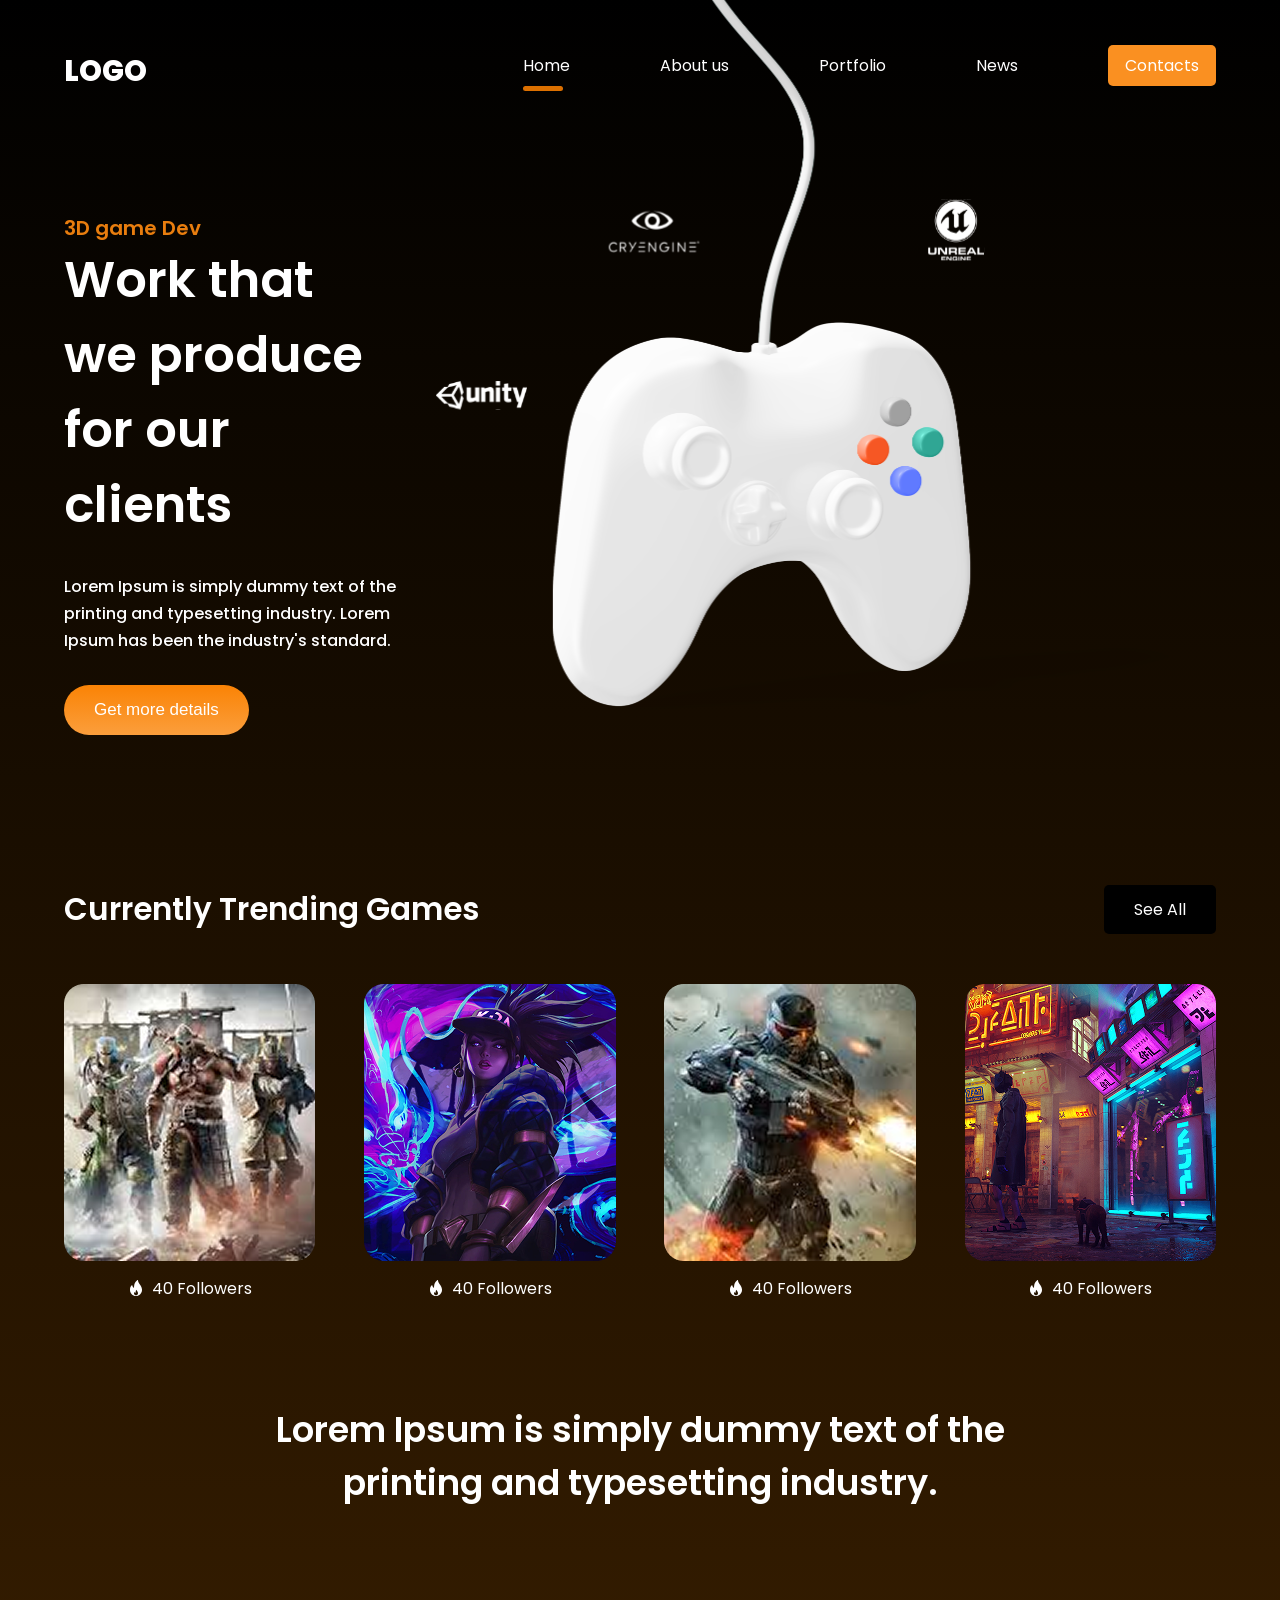
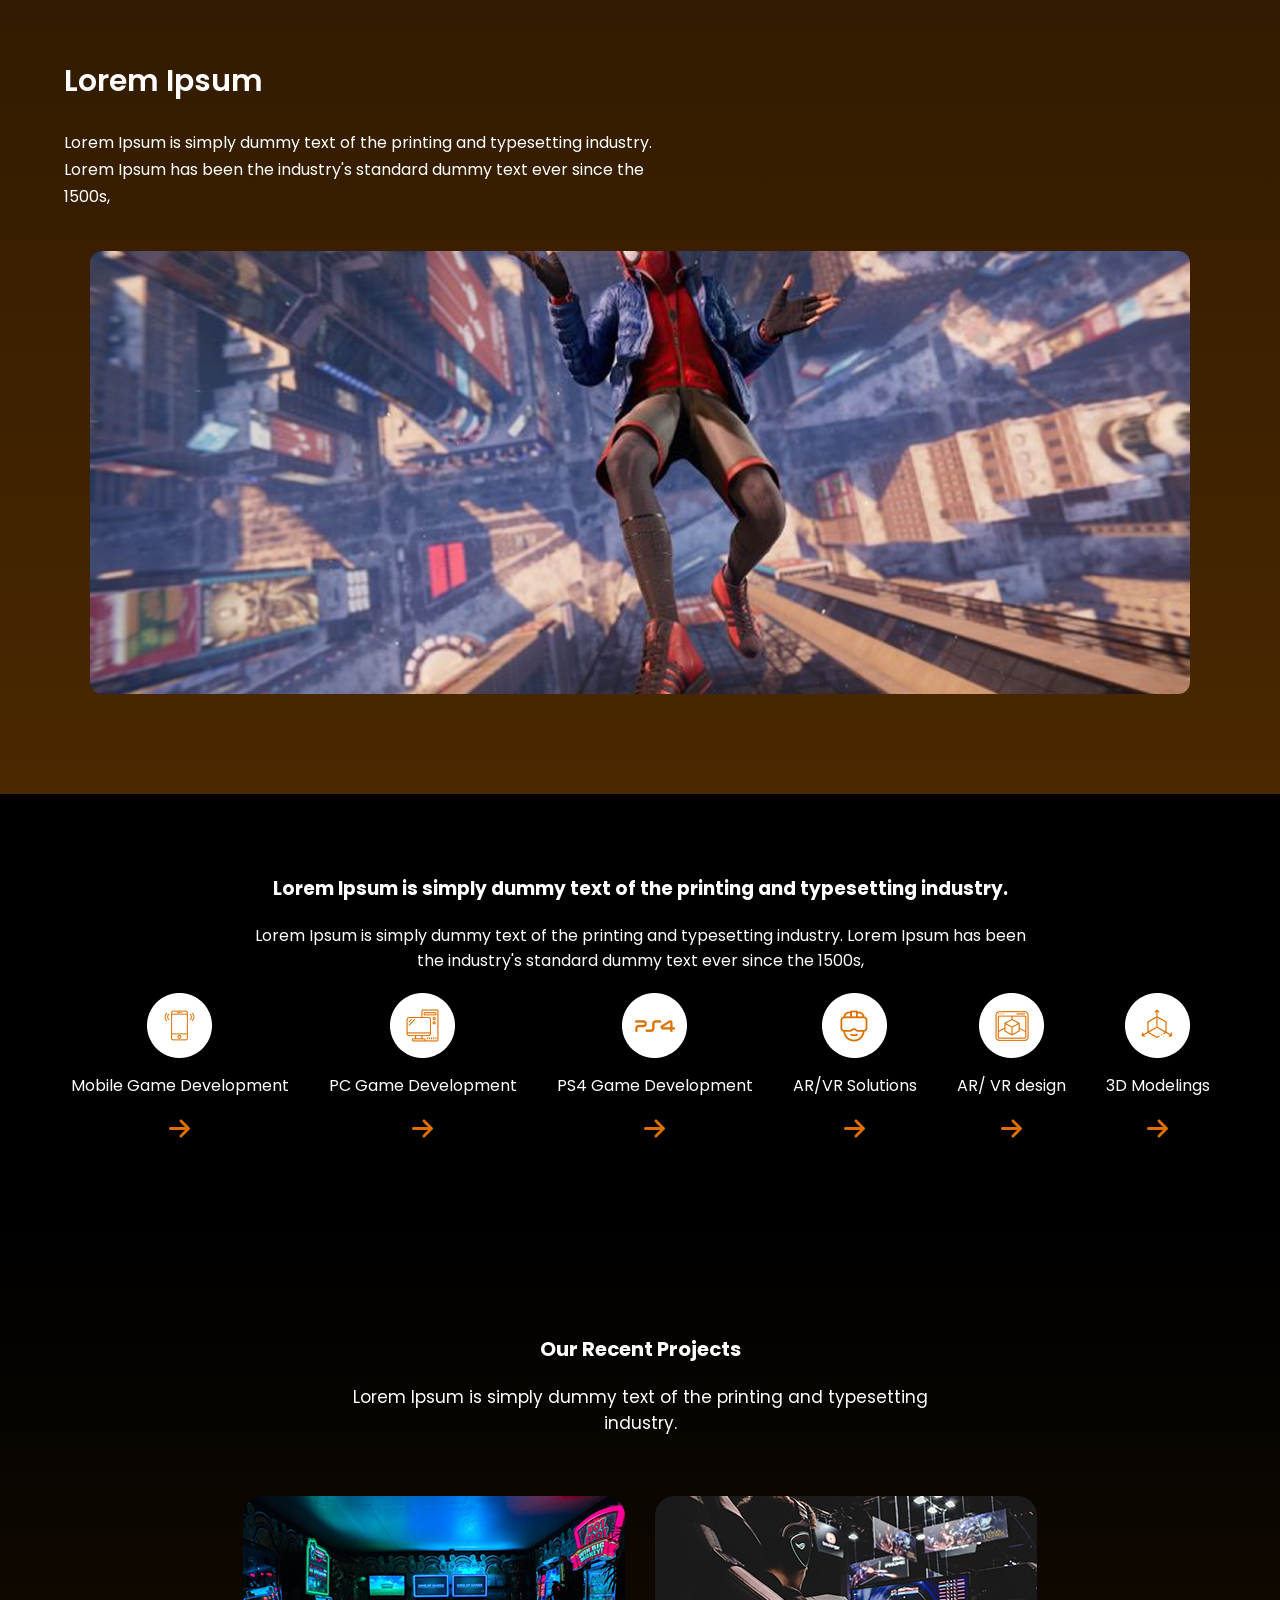
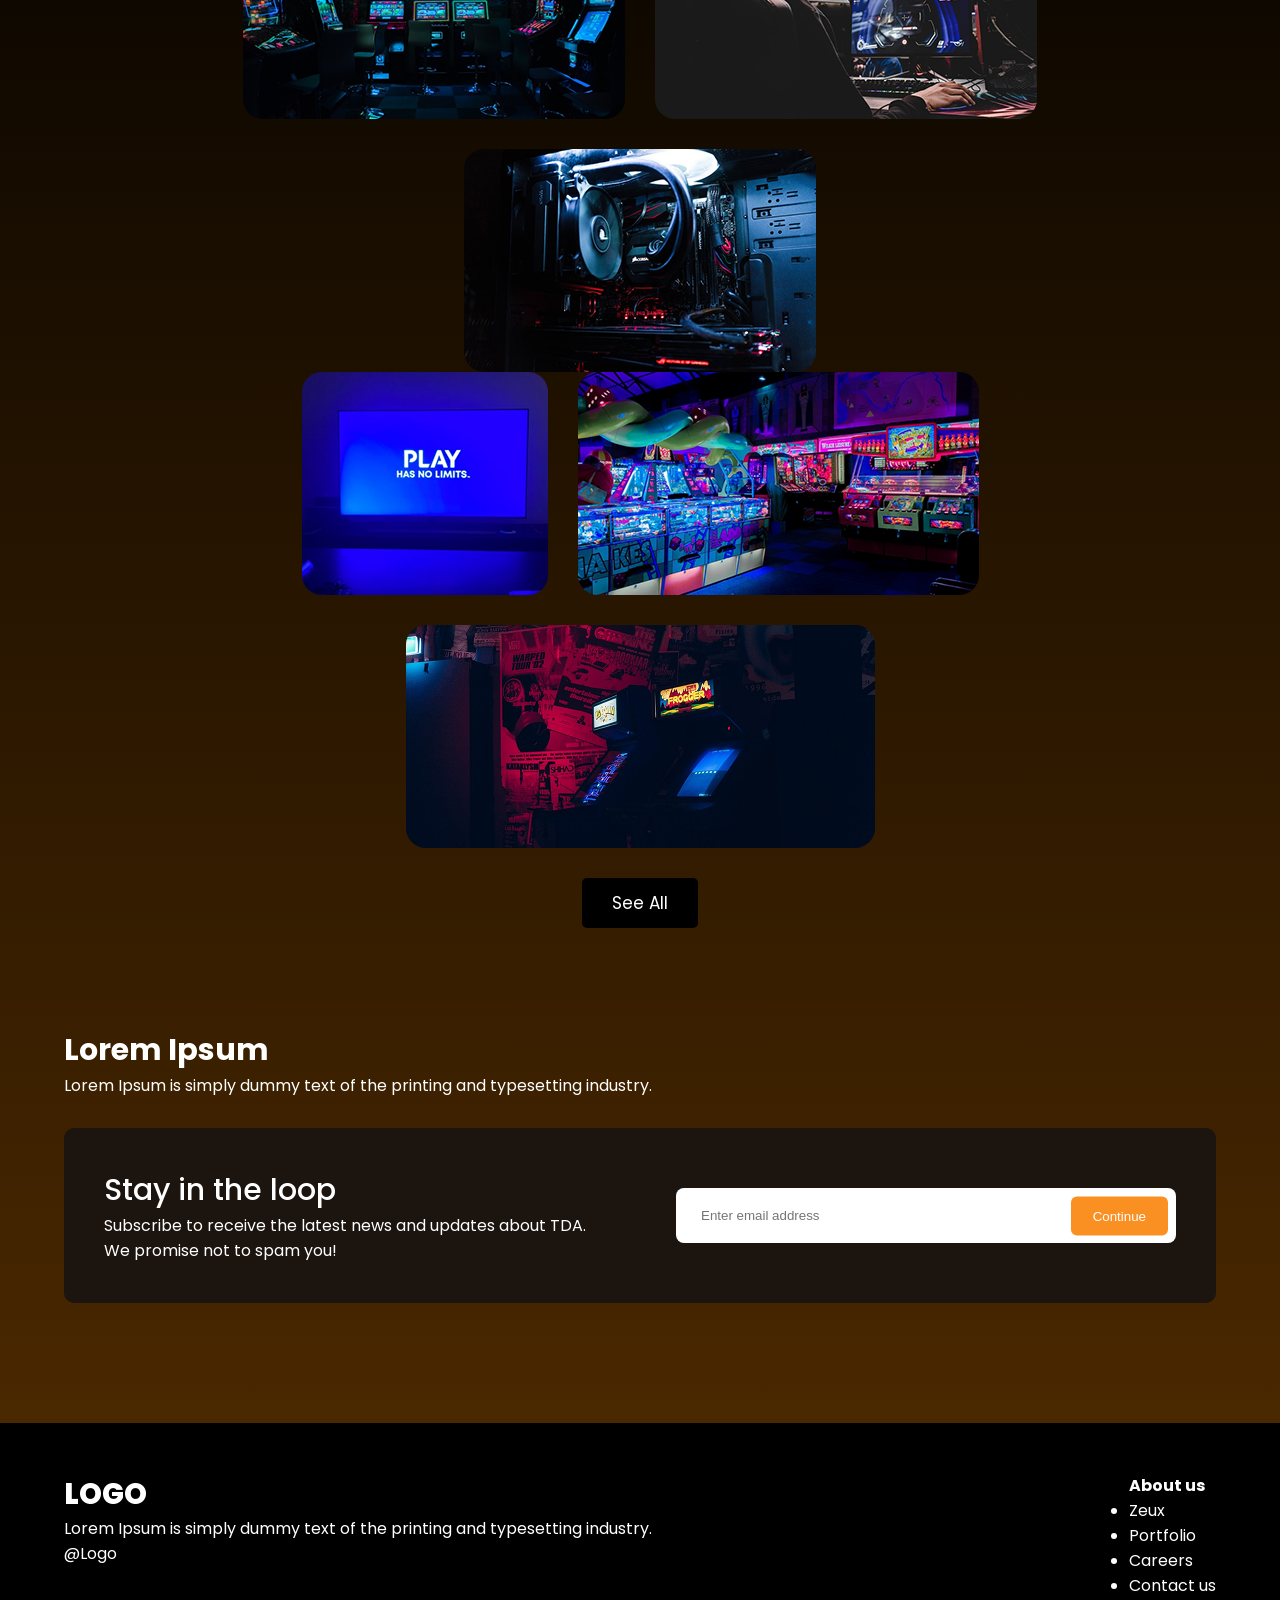
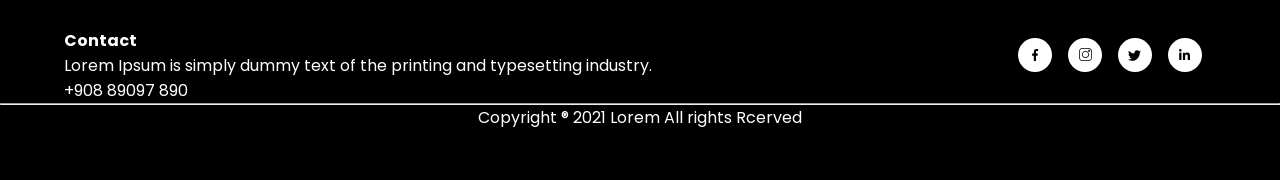
<file: index.html>
<!DOCTYPE html>
<html lang="en">

<head>
    <meta charset="UTF-8">
    <meta name="viewport" content="width=device-width, initial-scale=1.0">
    <title>Gaming Website</title>
    <link rel="stylesheet" href="css/main.css">
    <link rel="icon" type="image" href="img/favicon.png">
</head>

<body>
    <div class="wrapper">
        <header class="container">
            <span class="logo">Logo</span>
            <nav>
                <ul>
                    <li class="active"><a href="index.html">Home</a></li>
                    <li><a href="about.html">About us</a></li>
                    <li><a href="#">Portfolio</a></li>
                    <li><a href="#">News</a></li>
                    <li class="btn"><a href="contacts.html">Contacts</a></li>
                </ul>
            </nav>
        </header>

        <div class="hero container">
            <div class="hero--info">
                <h2>3D game Dev</h2>
                <h1>Work that we produce for our clients</h1>
                <p>Lorem Ipsum is simply dummy text of the printing and typesetting industry. Lorem Ipsum has been the
                    industry's standard.</p>
                <button class="btn">Get more details</button>
            </div>
            <img src="img/joystick.svg" alt="Joystick">
        </div>

        <div class="container trending">

            <div class="trending-top">
                <h3>Currently Trending Games</h3>
                <a href="#" class="see--all">See All</a>
            </div>

            <div class="games">
                <div class="block">
                    <img src="img/game1.png" alt="First Game">
                    <span class="followers">
                        <img src="img/fire.svg" alt="Fire Icon">
                        40 Followers
                    </span>
                </div>

                <div class="block">
                    <img src="img/game2.png" alt="Second Game">
                    <span class="followers">
                        <img src="img/fire.svg" alt="Fire Icon">
                        40 Followers
                    </span>
                </div>

                <div class="block">
                    <img src="img/game3.png" alt="Third Game">
                    <span class="followers">
                        <img src="img/fire.svg" alt="Fire Icon">
                        40 Followers
                    </span>
                </div>

                <div class="block">
                    <img src="img/game4.png" alt="Fourth Game">
                    <span class="followers">
                        <img src="img/fire.svg" alt="Fire Icon">
                        40 Followers
                    </span>
                </div>
            </div>

        </div>

        <div class="container big--text">Lorem Ipsum is simply dummy text of the printing and typesetting industry.
        </div>

        <div class="container banner">
            <h3>Lorem Ipsum</h3>
            <p>Lorem Ipsum is simply dummy text of the printing and typesetting industry. Lorem Ipsum has been the
                industry's standard dummy text ever since the 1500s,</p>
            <img src="img/banner.png" alt="Banner">
        </div>
    </div>

    <div class="features">
        <div class="container">
            <h3>Lorem Ipsum is simply dummy text of the printing and typesetting industry.</h3>
            <p>Lorem Ipsum is simply dummy text of the printing and typesetting industry. Lorem Ipsum has been the
                industry's standard dummy text ever since the 1500s,</p>
            <div class="info">
                <div class="block">
                    <img src="img/picture1.png" alt="Picture 1">
                    <p>Mobile Game Development</p>
                    <img src="img/arrow.svg" alt="Arrow">
                </div>
                <div class="block">
                    <img src="img/picture2.png" alt="Picture 2">
                    <p>PC Game Development</p>
                    <img src="img/arrow.svg" alt="Arrow">
                </div>
                <div class="block">
                    <img src="img/picture3.png" alt="Picture 3">
                    <p>PS4 Game Development</p>
                    <img src="img/arrow.svg" alt="Arrow">
                </div>
                <div class="block">
                    <img src="img/picture4.png" alt="Picture 4">
                    <p>AR/VR Solutions</p>
                    <img src="img/arrow.svg" alt="Arrow">
                </div>
                <div class="block">
                    <img src="img/picture5.png" alt="Picture 5">
                    <p>AR/ VR design</p>
                    <img src="img/arrow.svg" alt="Arrow">
                </div>
                <div class="block">
                    <img src="img/picture6.png" alt="Picture 6">
                    <p>3D Modelings</p>
                    <img src="img/arrow.svg" alt="Arrow">
                </div>
            </div>
        </div>
    </div>

    <div class="wrapper">
        <div class="container projects">
            <h3>Our Recent Projects</h3>
            <p>Lorem Ipsum is simply dummy text of the printing and typesetting industry. </p>
            <div class="images">
                <img src="img/project1.png" alt="Project 1">
                <img src="img/project2.png" alt="Project 2">
                <img src="img/project3.png" alt="Project 3">
            </div>
            <div class="images">
                <img src="img/project4.png" alt="Project 4">
                <img src="img/project5.png" alt="Project 5">
                <img src="img/project6.png" alt="Project 6">
            </div>
            <a href="" class="see--all">See All</a>
        </div>
        <div class="container email">
            <h3>Lorem Ipsum</h3>
            <p>Lorem Ipsum is simply dummy text of the printing and typesetting industry. </p>
            <div class="block">
                <div>
                    <h4>Stay in the loop</h4>
                    <p>Subscribe to receive the latest news and updates about TDA. We promise not to spam you! </p>
                </div>
                <form onsubmit="checkEmail(); return false;">
                    <input type="email" id="emailField" placeholder="Enter email address">
                    <button type="submit">Continue</button>
                </form>
            </div>
        </div>
    </div>

    <footer>
        <div class="blocks container">
            <div>
                <span class="logo">Logo</span>
                <p>Lorem Ipsum is simply dummy text of the printing and typesetting industry. </p>
                <p>@Logo</p>
            </div>
            <div>
                <h4>About us</h4>
                <ul>
                    <li>Zeux</li>
                    <li>Portfolio</li>
                    <li>Careers</li>
                    <li>Contact us</li>
                </ul>
            </div>
            <div>
                <h4>Contact</h4>
                <p>Lorem Ipsum is simply dummy text of the printing and typesetting industry. </p>
                <p>+908 89097 890</p>
            </div>
            <div>
                <img src="img/icons.svg" alt="Icons">
            </div>
        </div>
        <hr>
        <p>Copyright ® 2021 Lorem All rights Rcerved</p>
    </footer>

    <script>
        function checkEmail() {
            let email = document.querySelector('#emailField').value;
            if (!email.includes('@')) alert('Your email needs @');
            else if (!email.includes('.')) alert('Your email needs .')
            else alert('All good!');
        }
    </script>
</body>

</html>
</file>
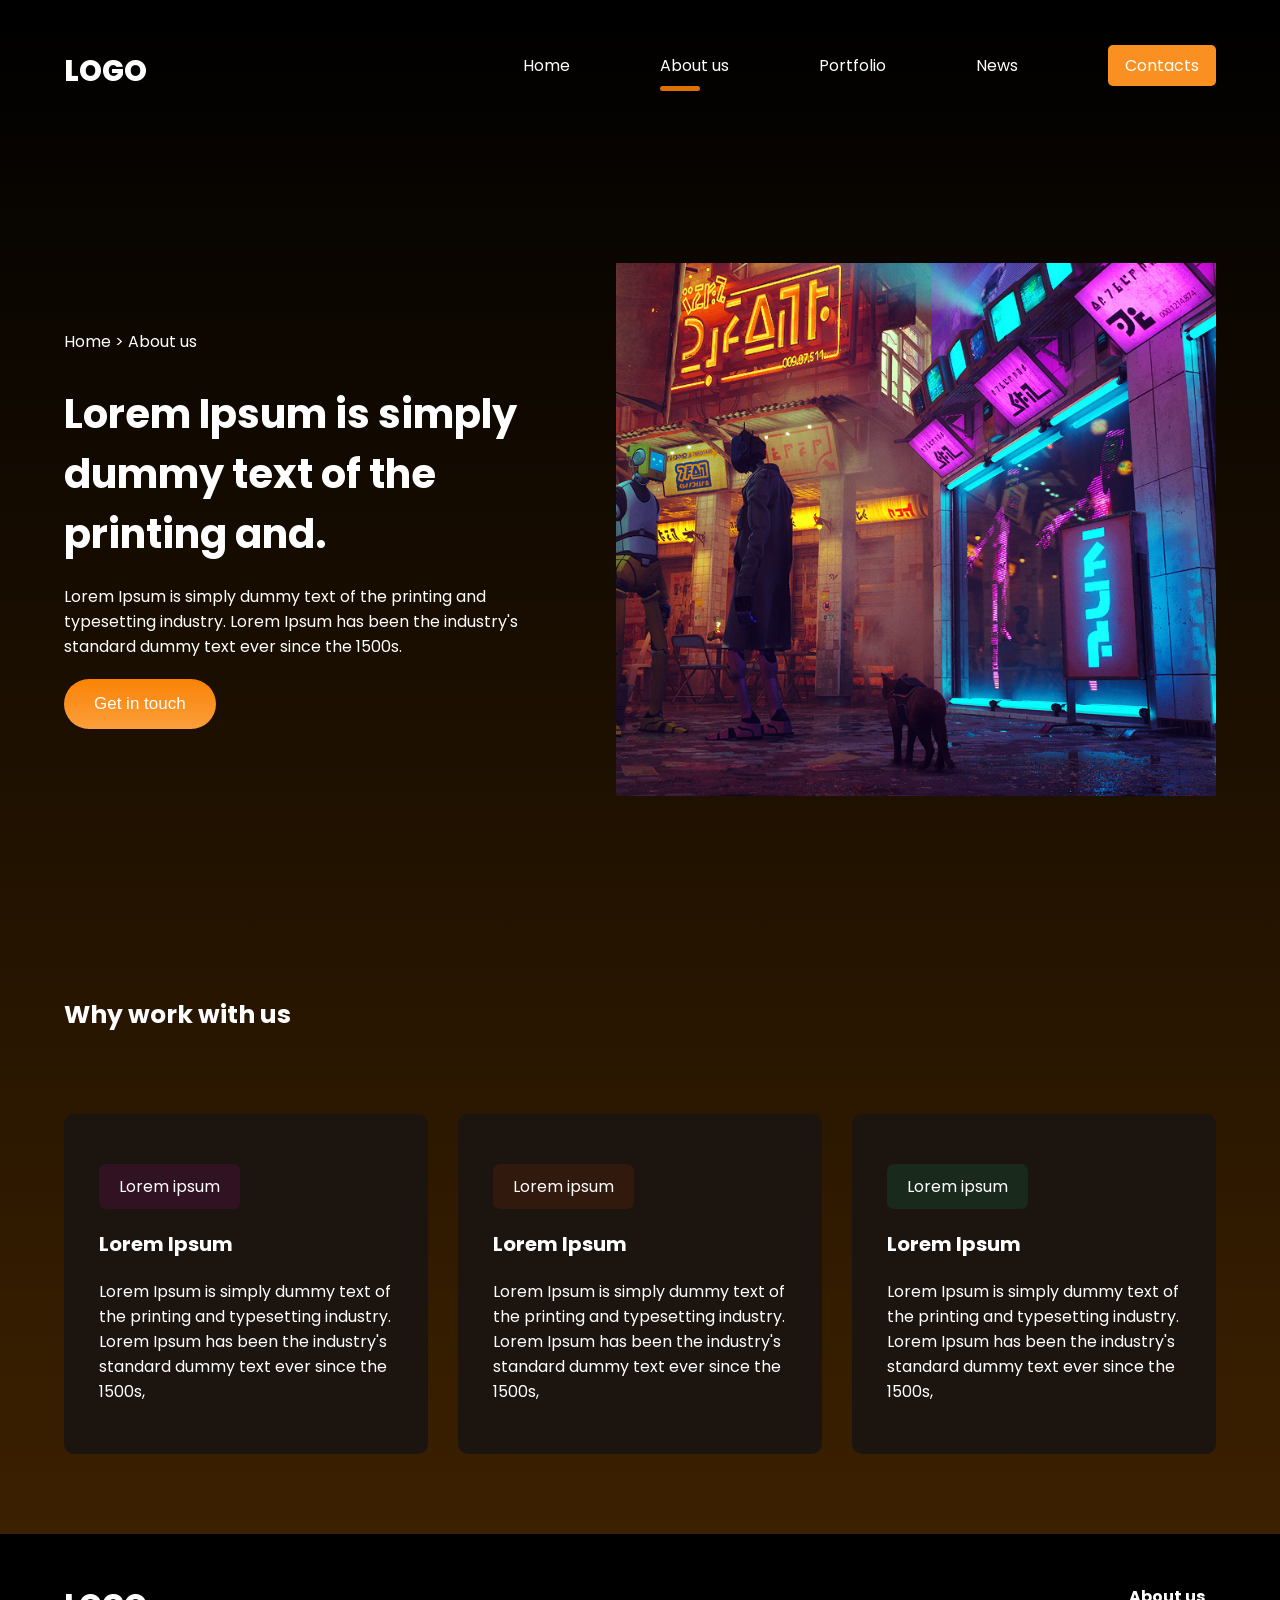
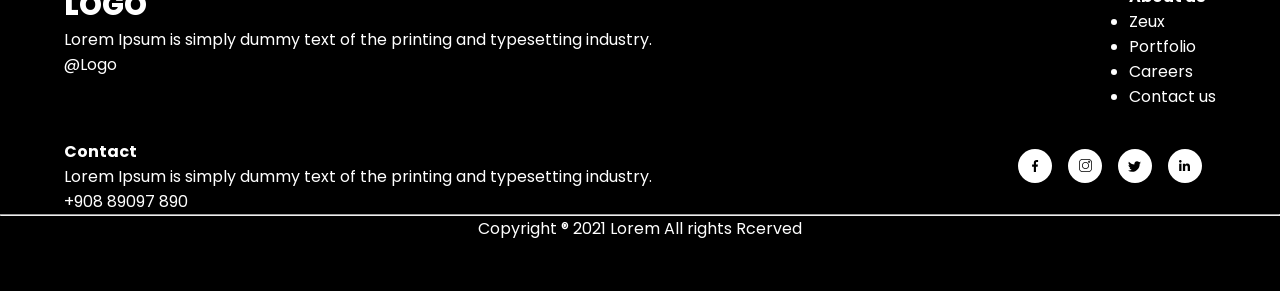
<file: about.html>
<!DOCTYPE html>
<html lang="en">
<head>
    <meta charset="UTF-8">
    <meta name="viewport" content="width=device-width, initial-scale=1.0">
    <title>Gaming Website</title>
    <link rel="stylesheet" href="css/main.css">
    <link rel="icon" type="image" href="img/favicon.png">
</head>
<body>
    <div class="wrapper">
        <header class="container">
        <span class="logo">Logo</span>
        <nav>
            <ul>
                <li><a href="index.html">Home</a></li>
                <li class="active"><a href="about.html">About us</a></li>
                <li><a href="#">Portfolio</a></li>
                <li><a href="#">News</a></li>
                <li class="btn"><a href="contacts.html">Contacts</a></li>
            </ul>
        </nav>
        </header>

        <div class="hero-about container">
        <div class="info">
            <p>Home   <span><span class="arrow">></span> About us</span></p>
            <h1>Lorem Ipsum is simply dummy text of the printing and.</h1>
            <p>Lorem Ipsum is simply dummy text of the printing and typesetting industry. 
                Lorem Ipsum has been the industry's standard dummy text ever since the 1500s.</p>
            <button class="btn">Get in touch</button>
        </div>
        <img src="img/about-info.png" alt="Picture">
    </div>

    <div class="container work">
        <h2>Why work with us</h2>
        <div class="blocks">
            <div class="block">
                <span class="badge purple">Lorem ipsum</span>
                <h3>Lorem Ipsum</h3>
                <p>Lorem Ipsum is simply dummy text of the printing and typesetting industry.
                    Lorem Ipsum has been the industry's standard dummy text ever since the 1500s,</p>
            </div>
            <div class="block">
                <span class="badge brown">Lorem ipsum</span>
                <h3>Lorem Ipsum</h3>
                <p>Lorem Ipsum is simply dummy text of the printing and typesetting industry.
                    Lorem Ipsum has been the industry's standard dummy text ever since the 1500s,</p>
            </div>
            <div class="block">
                <span class="badge green">Lorem ipsum</span>
                <h3>Lorem Ipsum</h3>
                <p>Lorem Ipsum is simply dummy text of the printing and typesetting industry.
                    Lorem Ipsum has been the industry's standard dummy text ever since the 1500s,</p>
            </div>
        </div>
    </div>

    <footer>
        <div class="blocks container">
            <div>
                <span class="logo">Logo</span>
                <p>Lorem Ipsum is simply dummy text of the printing and typesetting industry. </p>
                <p>@Logo</p>
            </div>
            <div>
                <h4>About us</h4>
                <ul>
                    <li>Zeux</li>
                    <li>Portfolio</li>
                    <li>Careers</li>
                    <li>Contact us</li>
                </ul>
            </div>
            <div>
                <h4>Contact</h4>
                <p>Lorem Ipsum is simply dummy text of the printing and typesetting industry. </p>
                <p>+908 89097 890</p>
            </div>
            <div>
                <img src="img/icons.svg" alt="Icons">
            </div>
        </div>
        <hr>
        <p>Copyright ® 2021 Lorem All rights Rcerved</p>
    </footer>
</body>
</html>
</file>
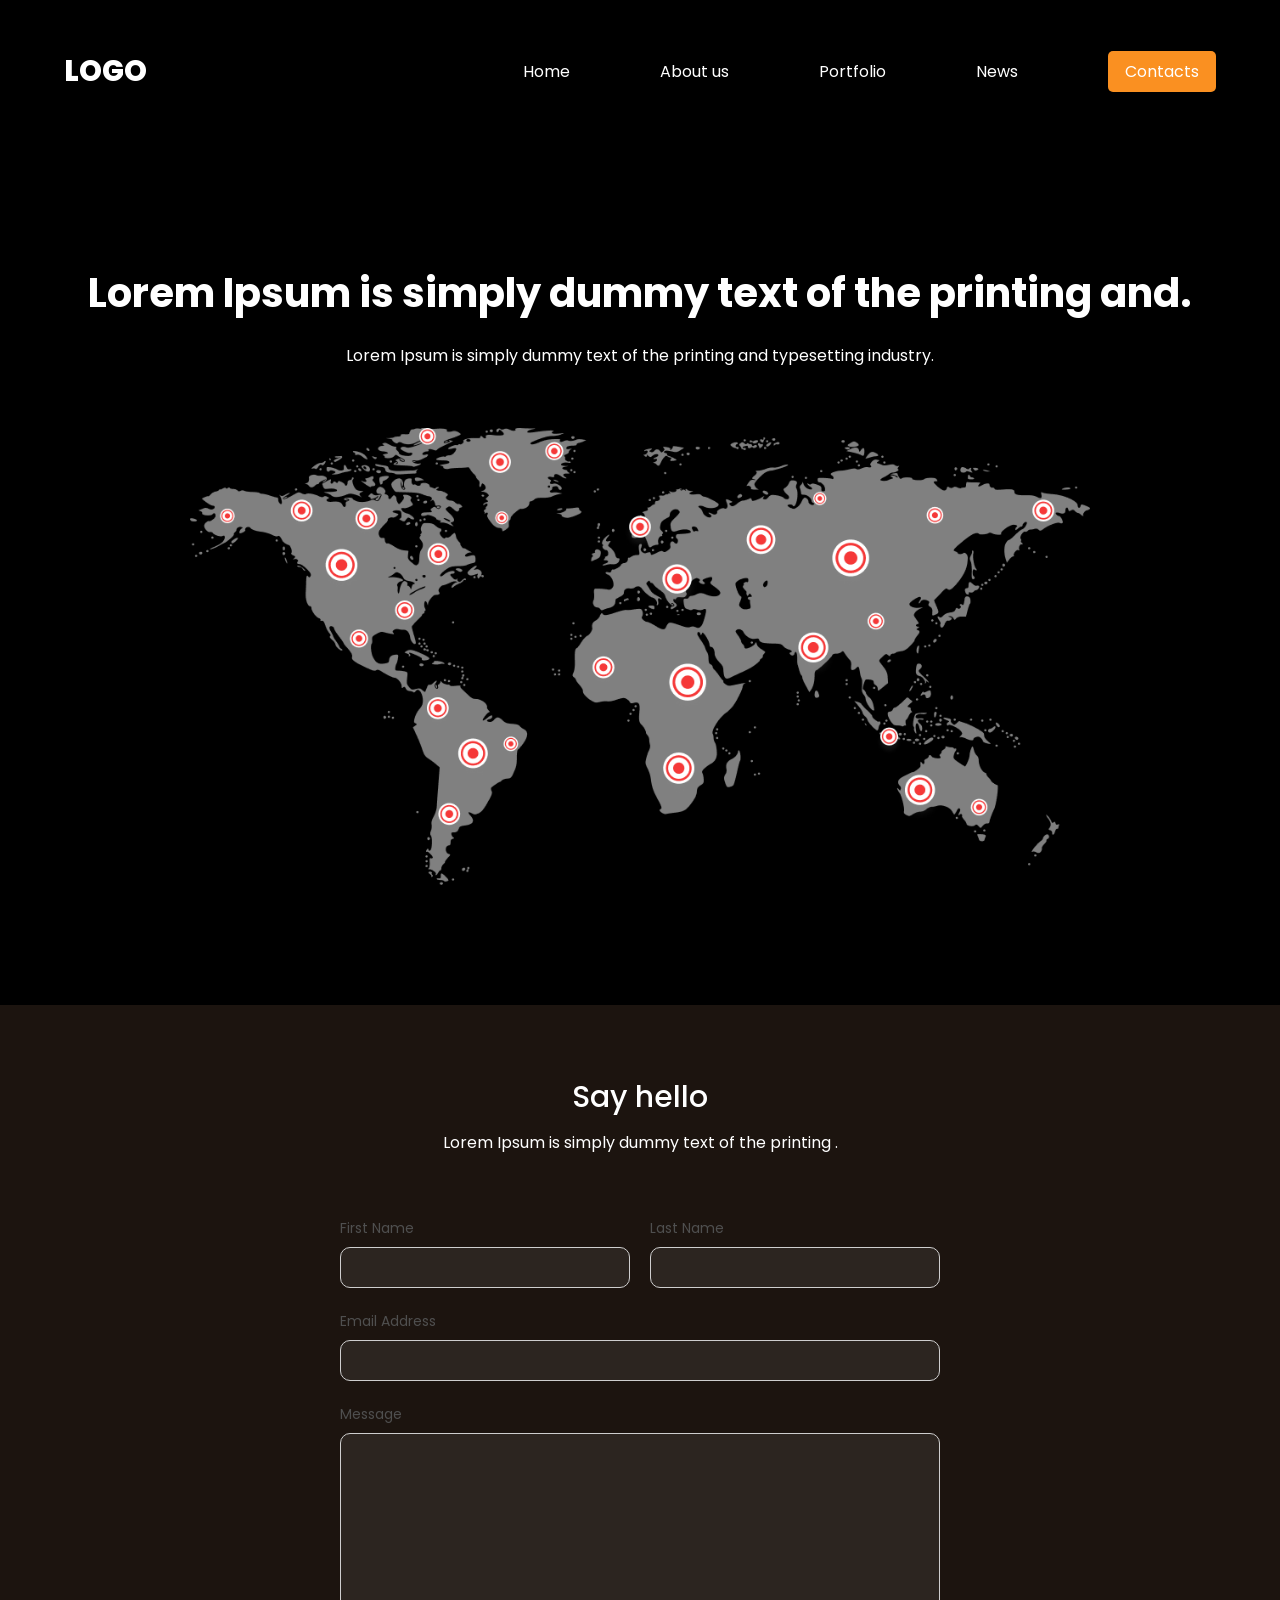
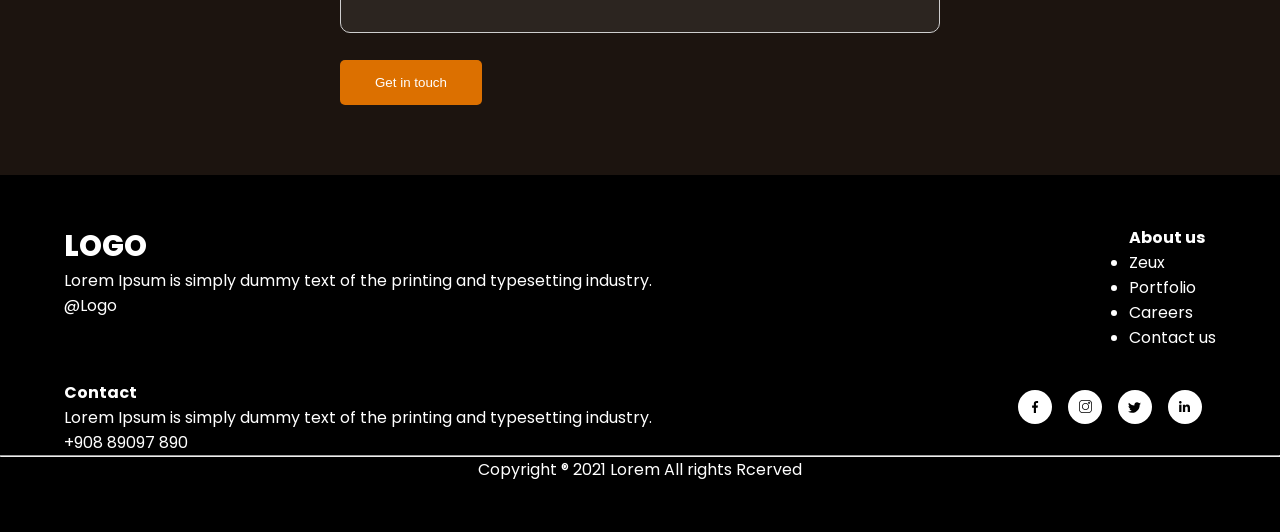
<file: contacts.html>
<!DOCTYPE html>
<html lang="en">
<head>
    <meta charset="UTF-8">
    <meta name="viewport" content="width=device-width, initial-scale=1.0">
    <title>Gaming Website</title>
    <link rel="stylesheet" href="css/main.css">
    <link rel="icon" type="image" href="img/favicon.png">
</head>
<body>
        <header class="container">
        <span class="logo">Logo</span>
        <nav>
            <ul>
                <li><a href="index.html">Home</a></li>
                <li><a href="about.html">About us</a></li>
                <li><a href="#">Portfolio</a></li>
                <li><a href="#">News</a></li>
                <li class="btn"><a href="contacts.html">Contacts</a></li>
            </ul>
        </nav>
        </header>
        
        <div class="container hero-contacts">
            <h1>Lorem Ipsum is simply dummy text of the printing and.</h1>
            <p>Lorem Ipsum is simply dummy text of the printing and typesetting industry. </p>
            <img src="img/map.png" alt="Map">
        </div>

        <div class="feedback">
            <div class="container">
                <h2>Say hello</h2>
                <p>Lorem Ipsum is simply dummy text of the printing .</p>

                <form>
                    <div class="inline">
                        <div>
                            <label>First Name</label>
                            <input type="text">
                        </div>
                        <div>
                            <label>Last Name</label>
                            <input type="text">
                        </div>
                    </div>

                    <label>Email Address</label>
                    <input type="email" class="one-line">

                    <label>Message</label>
                    <textarea class="one-line"></textarea>

                    <button type="button">Get in touch</button>
                </form>
            </div>
        </div>

    <footer>
        <div class="blocks container">
            <div>
                <span class="logo">Logo</span>
                <p>Lorem Ipsum is simply dummy text of the printing and typesetting industry. </p>
                <p>@Logo</p>
            </div>
            <div>
                <h4>About us</h4>
                <ul>
                    <li>Zeux</li>
                    <li>Portfolio</li>
                    <li>Careers</li>
                    <li>Contact us</li>
                </ul>
            </div>
            <div>
                <h4>Contact</h4>
                <p>Lorem Ipsum is simply dummy text of the printing and typesetting industry. </p>
                <p>+908 89097 890</p>
            </div>
            <div>
                <img src="img/icons.svg" alt="Icons">
            </div>
        </div>
        <hr>
        <p>Copyright ® 2021 Lorem All rights Rcerved</p>
    </footer>
</body>
</html>
</file>
<file: css/main.css>
@import url('https://fonts.googleapis.com/css2?family=Poppins:ital,wght@0,400;0,500;0,700;0,800;1,800&display=swap');

*,
*::before,
*::after {
    box-sizing: border-box;
    margin: 0;
    padding: 0;
}

body {
    font-family: "Poppins", sans-serif;
    font-weight: 400;
    color: white;
    font-size: 16px;
    background: black;
}

a {
    text-decoration: none;
}

img {
    max-width: 100%;
    display: block;
}

.wrapper {
    background: linear-gradient(180deg, rgba(0, 0, 0, 1) 0%, rgba(74, 40, 0, 1) 100%);
    width: 100%;
    overflow-x: hidden;
}

.container {
    max-width: 1400px;
    width: 90%;
    margin: 0 auto;
}

header {
    padding: 50px 0;
    display: flex;
    justify-content: space-between;
    align-items: center;
    z-index: 10;
}

header .logo,
footer .blocks .logo {
    text-transform: uppercase;
    font-size: 29px;
    font-weight: 800;
}

header nav {
    width: auto;
}

header nav ul {
    list-style: none;
    display: flex;
    gap: 90px;
}

header nav ul li a {
    color: white;
}

header nav ul li.active::after {
    content: '';
    display: block;
    width: 40px;
    height: 5px;
    background: #DC7000;
    border-radius: 10px;
    margin-top: 8px;
}

header nav ul li:not(.active):not(.btn) a:hover {
    border-bottom: 5px solid #DC7000;
}

header nav ul li.btn a,
.email .block button {
    background: #FA9021;
    padding: 9px 17px;
    border-radius: 5px;
    transition: 0.3s;
}

header nav ul li.btn a:hover,
.email .block button:hover {
    background: #502a01;
}

.hero {
    z-index: 1;
    display: flex;
    justify-content: space-between;
    align-items: flex-start; 
    gap: 40px;
}

.hero--info {
    max-width: 530px;
    padding-top: 70px;
}

.hero--info h2 {
    color: #E87D0E;
    font-size: 20px;
    font-weight: 600;
}

.hero--info h1 {
    font-size: 50px;
    font-weight: 600;
}

.hero--info p {
    font-weight: 500;
    line-height: 170%;
    margin: 30px 0;
}

.hero--info .btn,
.hero-about .info .btn {
    background: linear-gradient(180deg, rgba(250, 131, 5, 1) 0%, rgba(251, 158, 60, 1) 100%);
    color: white;
    border-radius: 50px;
    padding: 15px 30px;
    border: 0;
    transition: 0.3s;
    font-size: 17px;
}

.hero--info .btn:hover,
.hero-about .info .btn:hover {
    transform: scale(1.05);
}

.hero img {
    align-self: flex-start;
    margin-right: 30px;
    max-width: 750px;
    width: 100%;
    transform: translateY(-150px);
    pointer-events: none;
}

.trending {
    padding-top: 20px;
}

.trending h3 {
    font-weight: 600;
    font-size: 31px;
}

.trending .see--all,    
.projects .see--all {
    display: block;
    width: fit-content;
    margin: 0;

    color: white;
    background: #000;
    border-radius: 5px;
    padding: 12px 30px;
    transition: 0.3s;
}

.trending-top {
    display: flex;
    justify-content: space-between;
    align-items: center;
}


.trending .item {
    text-align: center;
}

.trending .see--all:hover,
.projects .see--all:hover {
    transform: scale(1.05);
}

.trending .games {
    display: flex;
    justify-content: space-between;
    padding: 50px 0;
    gap: 20px;
}

.trending .block {
    text-align: center;
}

.trending .followers {
    display: inline-flex;   
    align-items: center;
    justify-content: center;
    gap: 8px;
    margin-top: 15px;
}

.trending .followers img {
    width: 16px;
    height: 16px;
    display: block; 
}

.big--text {
    padding: 50px 0;
    font-size: 35px;
    font-weight: 600;
    text-align: center;
    max-width: 800px;
    margin: 0 auto;
}

.banner {
    padding: 100px 0;     
}

.banner h3 {
    font-size: 30px;
    font-weight: 600;
    margin-bottom: 25px;
}

.banner p {
    max-width: 600px;      
    line-height: 170%;
    margin-bottom: 40px;
}

.banner img {
    width: 100%;
    max-width: 1100px;     
    border-radius: 12px;
    display: block;
    margin: 40px auto 0;
}

.features {
    background: url(../img/features-background.png) no-repeat center center fixed;
    background-size: cover;
    padding: 80px 0;
}

.features h3,
.features p {
    text-align: center;
    max-width: 800px;
    margin: 0 auto 20px;
}

.features .info {
    display: flex;
    flex-wrap: wrap;
    justify-content: center;
    gap: 40px;
}

.features .info .block {
    display: flex;
    flex-direction: column;
    align-items: center;
    text-align: center;
}

.features .info .block img {
    margin-bottom: 15px;
}

.features .info .block .arrow {
    margin-top: 15px;
}

.projects {
    font-size: 17px;
    text-align: center;
    margin: 100px auto;
}

.projects p {
    max-width: 600px;
    margin: 20px auto 60px;
}

.projects .images {
    display: flex;
    justify-content: center;
    gap: 30px;
    flex-wrap: wrap;
}

.projects .see--all {
    display: block;
    width: fit-content;
    margin: 30px auto 0;
}

.email {
    padding-bottom: 120px;
}

.email h3 {
    margin-top: 60px;
    font-size: 30px;
}

.email .block {
    background: #1C140F;
    margin-top: 30px;
    border-radius: 10px;
    padding: 40px;
    display: flex;
    justify-content: space-between;
    align-items: center;
    gap: 40px;
    flex-wrap: wrap;
}

.email h4 {
    font-size: 30px;
    font-weight: 500;
}

.email .block p {
    max-width: 500px;
}

.email .block form {
    position: relative;
    width: 100%;
    max-width: 500px;
}

.email .block input {
    width: 100%;
    padding: 20px 140px 20px 25px;
    border-radius: 8px;
    border: 0;
    outline: none;
}

.email .block button {
    position: absolute;
    right: 8px;
    top: 50%;
    transform: translateY(-50%);
    padding: 12px 22px;
    border-radius: 6px;
    border: 0;
    cursor: pointer;
    background: #FA9021;  
    color: white;
    z-index: 2;           
}

.work {
    padding: 80px 0;
}

.work .blocks {
    display: flex;
    gap: 30px;
    flex-wrap: wrap;
    justify-content: center;
}

.work .blocks .block {
    width: 280px;
    border-radius: 10px;
    padding: 40px 30px;
    background: #1C140F;
}

.feedback {
    padding: 70px 0;
    background: rgba(28, 20, 15, 1);
}

.feedback form {
    max-width: 600px;
    width: 100%;
    margin: 0 auto;
}

footer {
    background: black;
    padding: 50px 0;
}

footer .blocks {
    display: flex;
    flex-wrap: wrap;
    justify-content: space-between;
    gap: 30px;
}

footer > p {
    text-align: center;
}

@media (max-width: 992px) {

    header {
        flex-direction: column;
        gap: 20px;
    }

    header nav ul {
        flex-direction: column;
        align-items: center;
    }

    .hero {
    flex-direction: column;   
    align-items: center;
    text-align: center;
    }

    .hero img {
        align-self: center;      
        margin: 150px auto 0;    
        margin-right: 0;        
        max-width: 280px;        
        width: 100%;
    }

    .hero--info {
        padding-top: 0;
    }

    .trending .games {
        flex-direction: column;
        align-items: center;
    }

    .trending-top {
        flex-direction: column;
        align-items: flex-start;
        gap: 15px;
    }

    .trending .see--all {
        width: 100%;        
        text-align: center;
        padding: 14px 0;
    }

    .features .info .block {
        width: 100%;
        max-width: 300px;
    }

    .email .block {
        flex-direction: column;
        text-align: center;
    }

    .work .blocks {
        flex-direction: column;
        align-items: center;
    }

    footer .blocks {
        flex-direction: column;
        align-items: center;
        text-align: center;
    }

    .hero-about {
    flex-direction: column;
    text-align: center;
    }

    .hero-about img {
    margin-top: 40px;
    max-width: 300px;
    }

    .feedback form .inline {
    flex-direction: column;
    }
}

.hero-about {
    display: flex;
    justify-content: space-between;
    align-items: center;
    gap: 60px;
    padding: 120px 0;
}

.hero-about .info {
    max-width: 500px;
}

.hero-about h1 {
    font-size: 40px;
    margin: 20px 0;
}

.hero-about .info p:first-of-type {
    margin-bottom: 30px;
    font-size: 16px;
}

.hero-about .info .btn {
    margin-top: 20px;
    padding: 15px 30px;
    font-size: 17px;
    border-radius: 50px;
    display: inline-block;
}

.hero-about img {
    max-width: 600px;
    width: 100%;
}

.hero-contacts {
    padding: 120px 0;
    text-align: center;
}

.hero-contacts h1 {
    font-size: 40px;
    margin-bottom: 20px;
}

.hero-contacts img {
    max-width: 900px;
    width: 100%;
    margin: 60px auto 0;
}

.work {
    padding: 80px 0;
}

.work h2 {
    font-size: 25px;
    margin-bottom: 80px;
}

.work .blocks {
    display: flex;
    justify-content: space-between;
    gap: 30px;
    flex-wrap: wrap;
}

.work .blocks .block {
    flex: 1 1 30%;
    min-width: 280px;
    border-radius: 10px;
    padding: 50px 35px;
    background: #1C140F;
}

.work .blocks .block h3 {
    font-size: 20px;
    margin: 20px 0;
}

.work .blocks .block .badge {
    display: inline-block;
    border-radius: 7px;
    padding: 10px 20px;
}

.work .blocks .block .badge.purple {
    background: rgba(220, 0, 198, 0.11);
}

.work .blocks .block .badge.brown {
    background: rgba(220, 66, 0, 0.11);
}

.work .blocks .block .badge.green {
    background: rgba(0, 220, 141, 0.11);
}

.feedback {
    padding: 70px 0;
    background: rgba(28, 20, 15, 1);
}

.feedback h2 {
    text-align: center;
    font-weight: 500;
    font-size: 30px;
}

.feedback p {
    text-align: center;
    margin-top: 10px;
}

.feedback form {
    max-width: 600px;
    width: 100%;
    margin: 60px auto 0;
}

.feedback form .inline {
    display: flex;
    gap: 20px;
}

.feedback form .inline > div {
    flex: 1;
}

.feedback form label {
    color: #4F4F4F;
    font-size: 14px;
}

.feedback form input,
.feedback form textarea {
    background: rgba(255, 255, 255, 0.07);
    border-radius: 10px;
    border: 0.6px solid rgba(206, 206, 206, 1);
    width: 100%;
    padding: 12px 15px;
    outline: none;
    color: white;
    margin-top: 7px;
    margin-bottom: 20px;
}

.feedback form textarea {
    resize: none;
    height: 200px;
}

.feedback form button {
    background: #DC7000;
    border-radius: 5px;
    border: 0;
    cursor: pointer;
    color: white;
    padding: 15px 35px;
    transition: 0.3s;
}

.feedback form button:hover {
    background: #a94e00;
}
</file>
